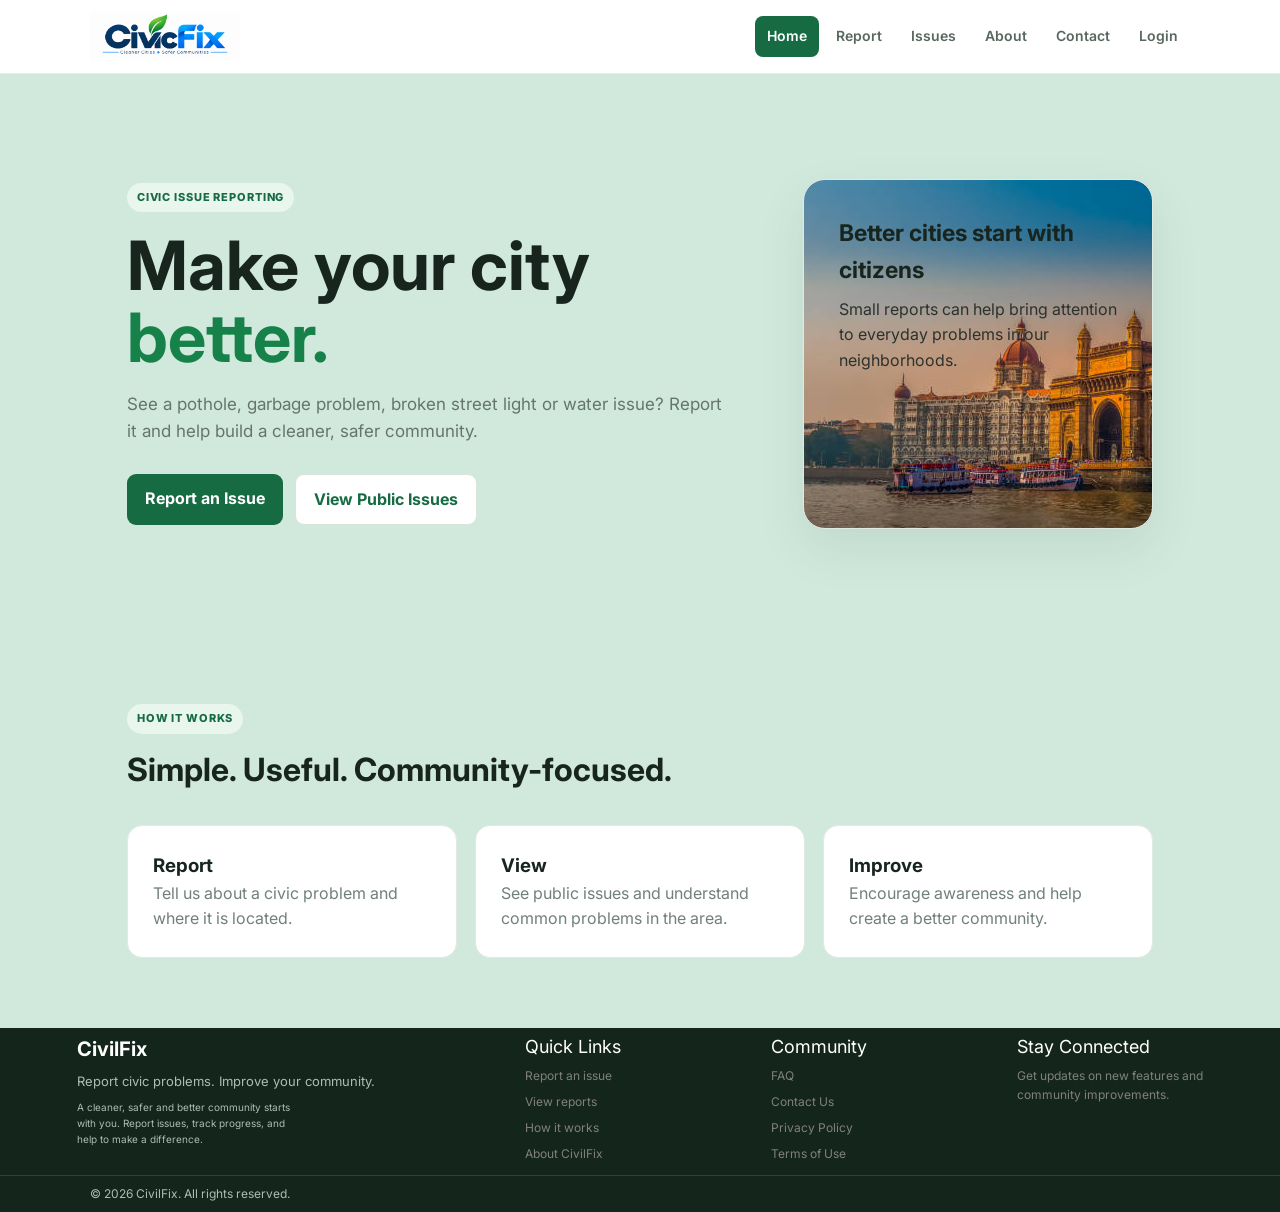
<file: index.html>
<!DOCTYPE html>
<html lang="en">

<head>
    <meta charset="UTF-8">
    <meta name="viewport" content="width=device-width, initial-scale=1.0">
    <title>Home | CivilFix</title>
    <link rel="stylesheet" href="style.css">
</head>

<body>
    <nav class="navbar">
        <a class="brand" href="index.html">
            <img src="civilfix-logo.png" alt="CivilFix">
        </a>
        <div class="navlinks">
            <a class="highlight" href="index.html">Home</a>
            <a href="report.html">Report</a>
            <a href="issues.html">Issues</a>
            <a href="about.html">About</a>
            <a href="contact.html">Contact</a>
            <a href="login.html">Login</a>
        </div>
    </nav>

    <section class="hero">
        <div class="hero-text">
            <span class="tag">CIVIC ISSUE REPORTING</span>
            <h1>Make your city <span>better.</span></h1>
            <p>See a pothole, garbage problem, broken street light or water issue? Report it and help build a cleaner,
                safer community.</p>
            <div class="buttons">
                <a class="button" href="report.html">Report an Issue</a>
                <a class="button light-button" href="issues.html">View Public Issues</a>
            </div>
        </div>
        <div class="hero-card">
            <h3>Better cities start with citizens</h3>
            <p>Small reports can help bring attention to everyday problems in our neighborhoods.</p>
        </div>
    </section>

    <section class="section">
        <div class="section-title">
            <span class="tag">HOW IT WORKS</span>
            <h2>Simple. Useful. Community-focused.</h2>
        </div>
        <div class="cards three">
            <div class="card">
                <h3>Report</h3>
                <p>Tell us about a civic problem and where it is located.</p>
            </div>
            <div class="card">
                <h3>View</h3>
                <p>See public issues and understand common problems in the area.</p>
            </div>
            <div class="card">
                <h3>Improve</h3>
                <p>Encourage awareness and help create a better community.</p>
            </div>
        </div>
    </section>
    <footer>
        <div class="footers">
            <div class="footer-brand">
                <strong>CivilFix</strong>
                <p>Report civic problems. Improve your community.</p>
                <p>
                    A cleaner, safer and better community starts<br>
                    with you. Report issues, track progress, and<br>
                    help to make a difference.
                </p>
            </div>

            <div class="footer-column">
                <p>Quick Links</p>

                <a href="report.html">Report an issue</a>
                <a href="issues.html">View reports</a>
                <a href="index.html">How it works</a>
                <a href="about.html">About CivilFix</a>
            </div>

            <div class="footer-column">
                <p>Community</p>

                <a href="about.html">FAQ</a>
                <a href="contact.html">Contact Us</a>
                <a href="about.html">Privacy Policy</a>
                <a href="about.html">Terms of Use</a>
            </div>

            <div class="footer-column">
                <p>Stay Connected</p>

                <span>
                    Get updates on new features and<br>
                    community improvements.
                </span>
            </div>

        </div>

        <div class="copyright">
            <p>&copy; 2026 CivilFix. All rights reserved.</p>
        </div>

    </footer>
</body>

</html>
</file>
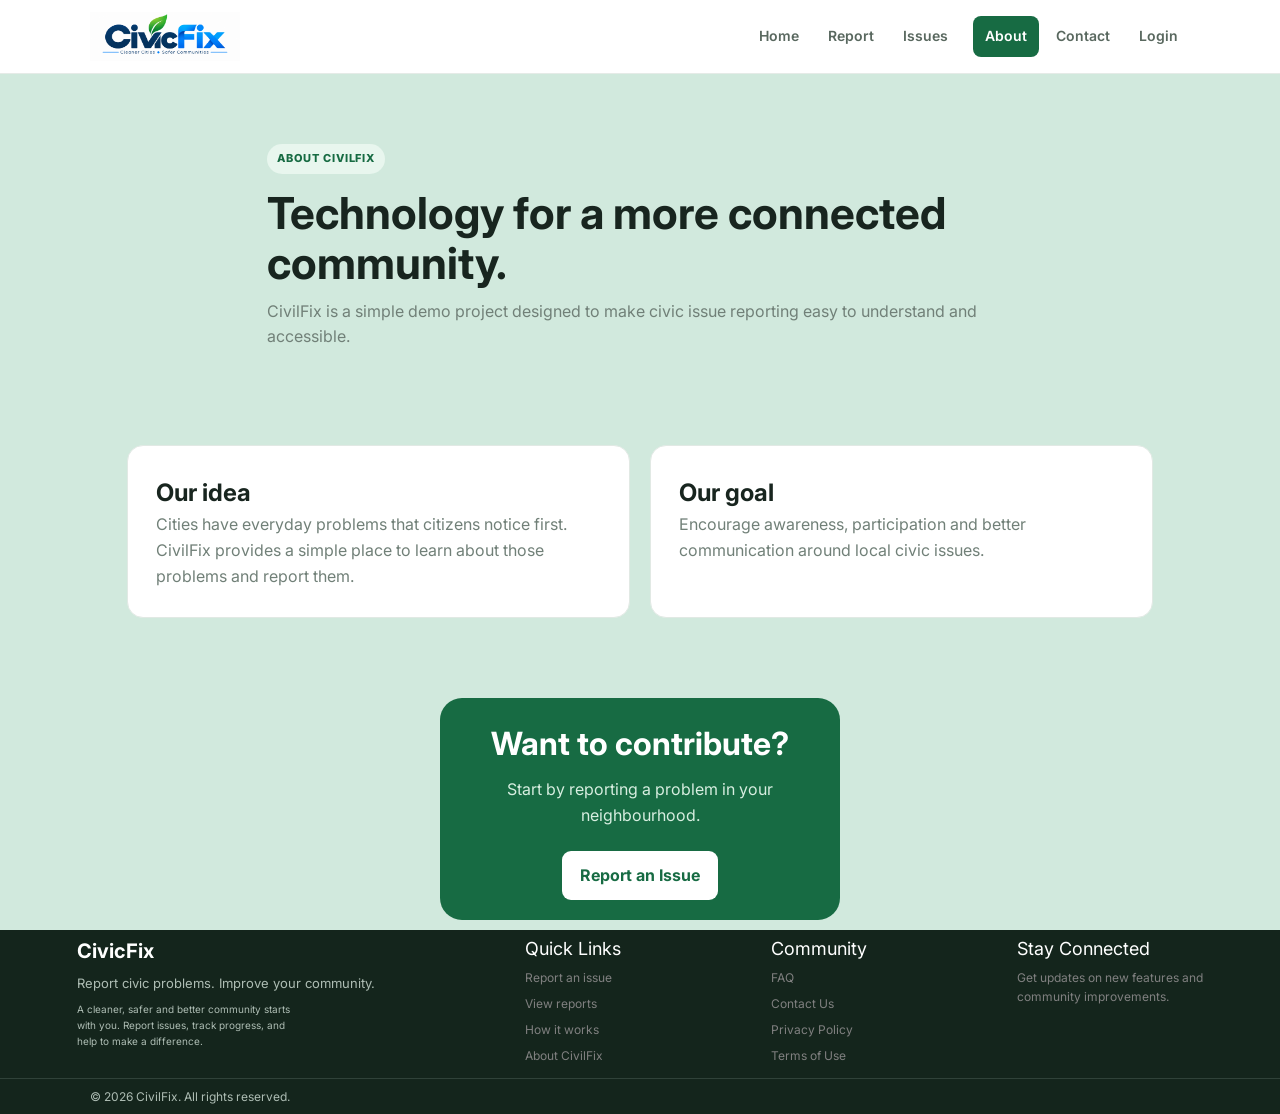
<file: about.html>
<!DOCTYPE html>
<html lang="en">
<head>
    <meta charset="UTF-8">
    <meta name="viewport" content="width=device-width, initial-scale=1.0">
    <title>About | CivilFix</title>
    <link rel="stylesheet" href="style.css">
</head>
<body>
    <nav class="navbar">
        <a class="brand" href="index.html">
            <img src="civilfix-logo.png" alt="CivilFix">
        </a>
        <div class="navlinks">
            <a href="index.html">Home</a>
            <a href="report.html">Report</a>
            <a href="issues.html">Issues</a>
            <a class="highlight" href="about.html">About</a>
            <a href="contact.html">Contact</a>
            <a href="login.html">Login</a>
        </div>
    </nav>

    <section class="page-header">
        <span class="tag">ABOUT CIVILFIX</span>
        <h1>Technology for a more connected community.</h1>
        <p>CivilFix is a simple demo project designed to make civic issue reporting easy to understand
            and accessible.</p>
    </section>
    <section class="section">
        <div class="about-box">
            <div>
                <h2>Our idea</h2>
                <p>Cities have everyday problems that citizens notice first.
                    CivilFix provides a simple place to learn about those problems and report them.</p>
            </div>
            <div>
                <h2>Our goal</h2>
                <p>Encourage awareness, participation and better communication
                    around local civic issues.</p>
            </div>
        </div>
    </section>
    <section class="cta">
        <h2>Want to contribute?</h2>
        <p>Start by reporting a problem in your neighbourhood.</p>
        <a class="button" href="report.html">Report an Issue</a>
    </section>

        <footer>
        <div class="footers">
            <div class="footer-brand">
                <strong>CivicFix</strong>
                <p>Report civic problems. Improve your community.</p>
                <p>
                    A cleaner, safer and better community starts<br>
                    with you. Report issues, track progress, and<br>
                    help to make a difference.
                </p>
            </div>

            <div class="footer-column">
                <p>Quick Links</p>

                <a href="report.html">Report an issue</a>
                <a href="issues.html">View reports</a>
                <a href="index.html">How it works</a>
                <a href="about.html">About CivilFix</a>
            </div>

            <div class="footer-column">
                <p>Community</p>

                <a href="about.html">FAQ</a>
                <a href="contact.html">Contact Us</a>
                <a href="about.html">Privacy Policy</a>
                <a href="about.html">Terms of Use</a>
            </div>

            <div class="footer-column">
                <p>Stay Connected</p>

                <span>
                    Get updates on new features and<br>
                    community improvements.
                </span>
            </div>

        </div>

        <div class="copyright">
            <p>&copy; 2026 CivilFix. All rights reserved.</p>
        </div>

    </footer>
</body>
</html>
</file>
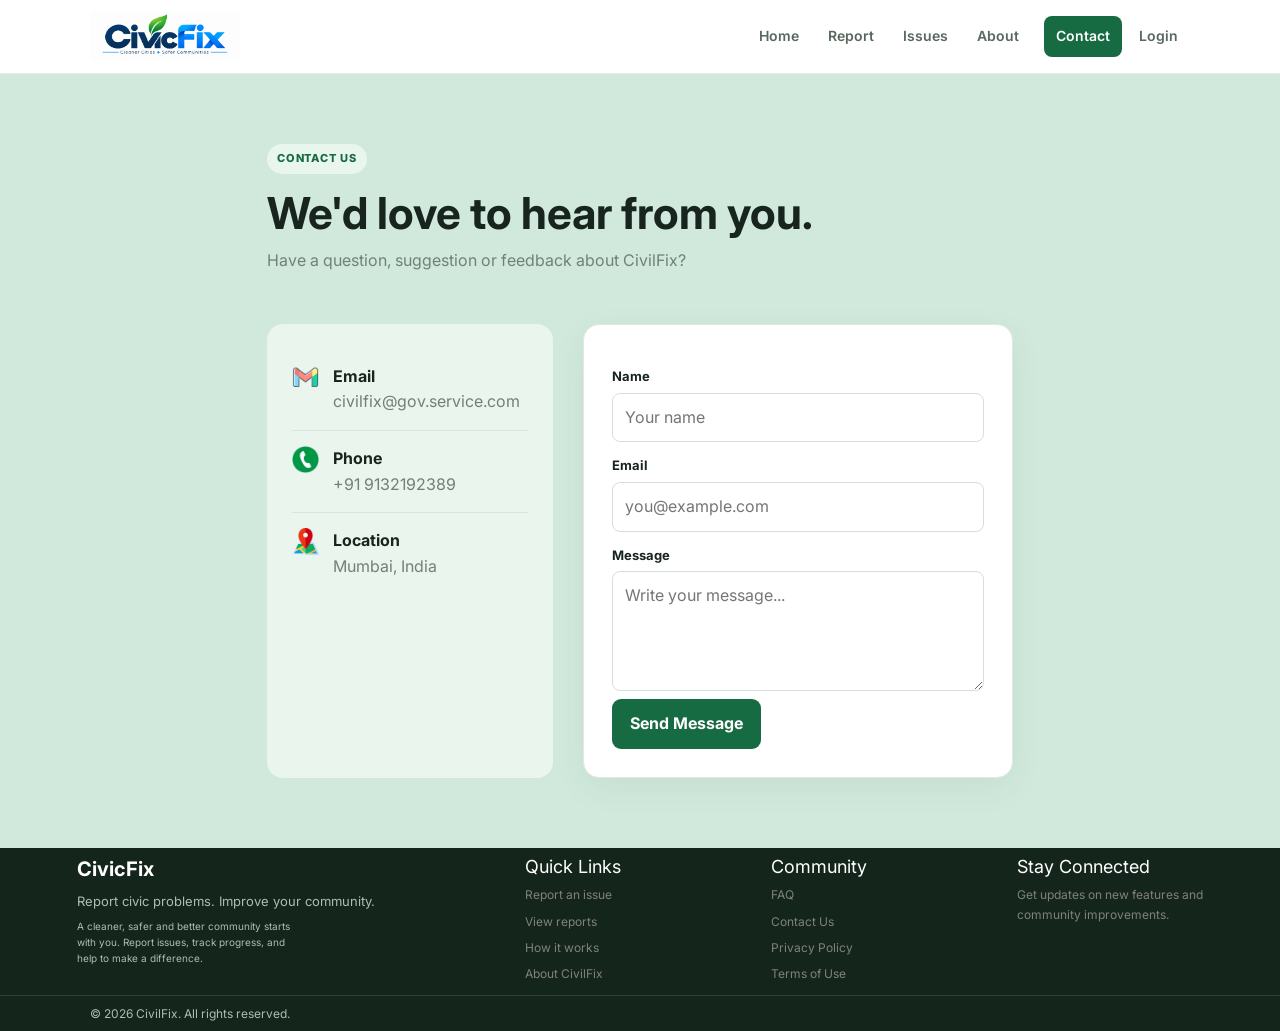
<file: contact.html>
<!DOCTYPE html>
<html lang="en">
<head>
    <meta charset="UTF-8">
    <meta name="viewport" content="width=device-width, initial-scale=1.0">
    <title>Contact | CivilFix</title>
    <link rel="stylesheet" href="style.css">
</head>
<body>
<nav class="navbar">
    <a class="brand" href="index.html">
        <img src="civilfix-logo.png" alt="CivilFix">
    </a>
    <div class="navlinks">
        <a href="index.html">Home</a>
        <a href="report.html">Report</a>
        <a href="issues.html">Issues</a>
        <a href="about.html">About</a>
        <a class="highlight" href="contact.html">Contact</a>
        <a href="login.html">Login</a>
    </div>
</nav>

<section class="page-header">
    <span class="tag">CONTACT US</span>
    <h1>We'd love to hear from you.</h1>
    <p>Have a question, suggestion or feedback about CivilFix?</p>
</section>
<section class="contact-grid">
    <div class="contact-info">
        <div class="contact-item"><span><img class="icons" src="email.png"></span><div><strong>Email</strong><p>civilfix@gov.service.com</p></div></div>
        <div class="contact-item"><span><img class="icons" src="mobile.png"></span><div><strong>Phone</strong><p>+91 9132192389</p></div></div>
        <div class="contact-item"><span><img class="icons" src="map.png"></span><div><strong>Location</strong><p>Mumbai, India</p></div></div>
    </div>
    <form class="form-card" action="user_save.php" method="POST">
        <input type="hidden" name="form_type" value="contact">
        <label>Name</label>
        <input type="text" name="name" required placeholder="Your name">
        <label>Email</label>
        <input type="email" name="email" required placeholder="you@example.com">
        <label>Message</label>
        <textarea name="message" required placeholder="Write your message..."></textarea>
        <button class="button" type="submit">Send Message</button>
    </form>
</section>

    <footer>
        <div class="footers">
            <div class="footer-brand">
                <strong>CivicFix</strong>
                <p>Report civic problems. Improve your community.</p>
                <p>
                    A cleaner, safer and better community starts<br>
                    with you. Report issues, track progress, and<br>
                    help to make a difference.
                </p>
            </div>

            <div class="footer-column">
                <p>Quick Links</p>

                <a href="report.html">Report an issue</a>
                <a href="issues.html">View reports</a>
                <a href="index.html">How it works</a>
                <a href="about.html">About CivilFix</a>
            </div>

            <div class="footer-column">
                <p>Community</p>

                <a href="about.html">FAQ</a>
                <a href="contact.html">Contact Us</a>
                <a href="about.html">Privacy Policy</a>
                <a href="about.html">Terms of Use</a>
            </div>

            <div class="footer-column">
                <p>Stay Connected</p>

                <span>
                    Get updates on new features and<br>
                    community improvements.
                </span>
            </div>

        </div>

        <div class="copyright">
            <p>&copy; 2026 CivilFix. All rights reserved.</p>
        </div>

    </footer>
<script src="script.js"></script>
</body>
</html>
</file>
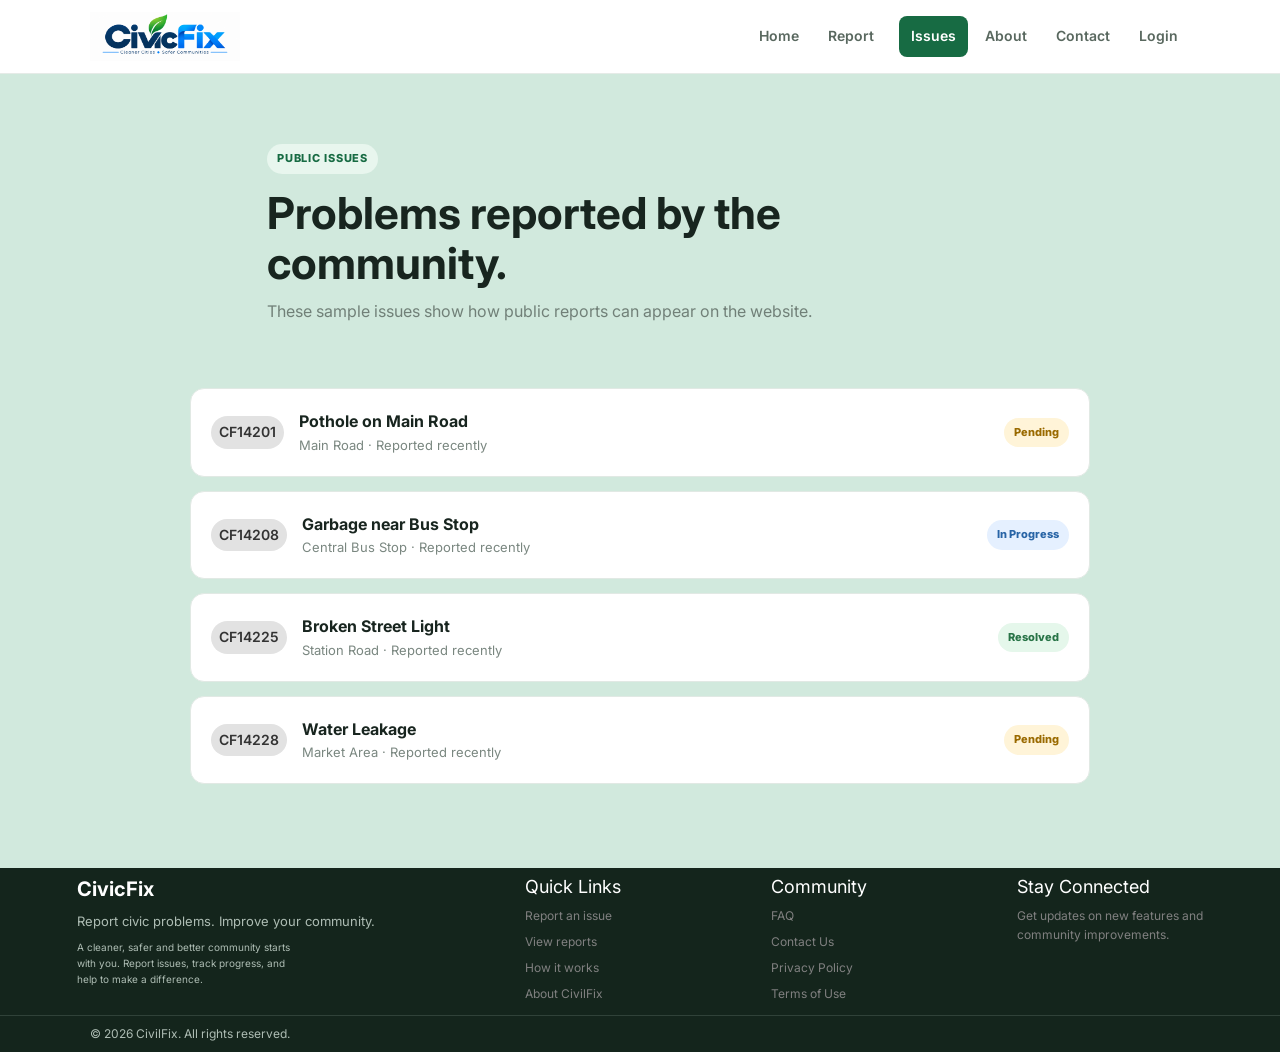
<file: issues.html>
<!DOCTYPE html>
<html lang="en">

<head>
    <meta charset="UTF-8">
    <meta name="viewport" content="width=device-width, initial-scale=1.0">
    <title>Public Issues | CivilFix</title>
    <link rel="stylesheet" href="style.css">
</head>

<body>
    <nav class="navbar">
        <a class="brand" href="index.html">
            <img src="civilfix-logo.png" alt="CivilFix">
        </a>
        <div class="navlinks">
            <a href="index.html">Home</a>
            <a href="report.html">Report</a>
            <a class="highlight" href="issues.html">Issues</a>
            <a href="about.html">About</a>
            <a href="contact.html">Contact</a>
            <a href="login.html">Login</a>
        </div>
    </nav>

    <section class="page-header">
        <span class="tag">PUBLIC ISSUES</span>
        <h1>Problems reported by the community.</h1>
        <p>These sample issues show how public reports can appear on the website.</p>
    </section>
    <section class="section issue-list">
        <div class="issue-row">
            <div class="cf-code" >CF14201</div>
            <div>
                <h3>Pothole on Main Road</h3>
                <p>Main Road · Reported recently</p>
            </div>
            <span class="status pending">Pending</span>
        </div>
        <div class="issue-row">
            <div class="cf-code" >CF14208</div>
            <div>
                <h3>Garbage near Bus Stop</h3>
                <p>Central Bus Stop · Reported recently</p>
            </div>
            <span class="status progress">In Progress</span>
        </div>
        <div class="issue-row">
            <div class="cf-code" >CF14225</div>
            <div>
                <h3>Broken Street Light</h3>
                <p>Station Road · Reported recently</p>
            </div>
            <span class="status resolved">Resolved</span>
        </div>
        <div class="issue-row">
            <div class="cf-code" >CF14228</div>
            <div>
                <h3>Water Leakage</h3>
                <p>Market Area · Reported recently</p>
            </div>
            <span class="status pending">Pending</span>
        </div>
    </section>

    <footer>
        <div class="footers">
            <div class="footer-brand">
                <strong>CivicFix</strong>
                <p>Report civic problems. Improve your community.</p>
                <p>
                    A cleaner, safer and better community starts<br>
                    with you. Report issues, track progress, and<br>
                    help to make a difference.
                </p>
            </div>

            <div class="footer-column">
                <p>Quick Links</p>

                <a href="report.html">Report an issue</a>
                <a href="issues.html">View reports</a>
                <a href="index.html">How it works</a>
                <a href="about.html">About CivilFix</a>
            </div>

            <div class="footer-column">
                <p>Community</p>

                <a href="about.html">FAQ</a>
                <a href="contact.html">Contact Us</a>
                <a href="about.html">Privacy Policy</a>
                <a href="about.html">Terms of Use</a>
            </div>

            <div class="footer-column">
                <p>Stay Connected</p>

                <span>
                    Get updates on new features and<br>
                    community improvements.
                </span>
            </div>

        </div>

        <div class="copyright">
            <p>&copy; 2026 CivilFix. All rights reserved.</p>
        </div>

    </footer>
</body>
</html>
</file>
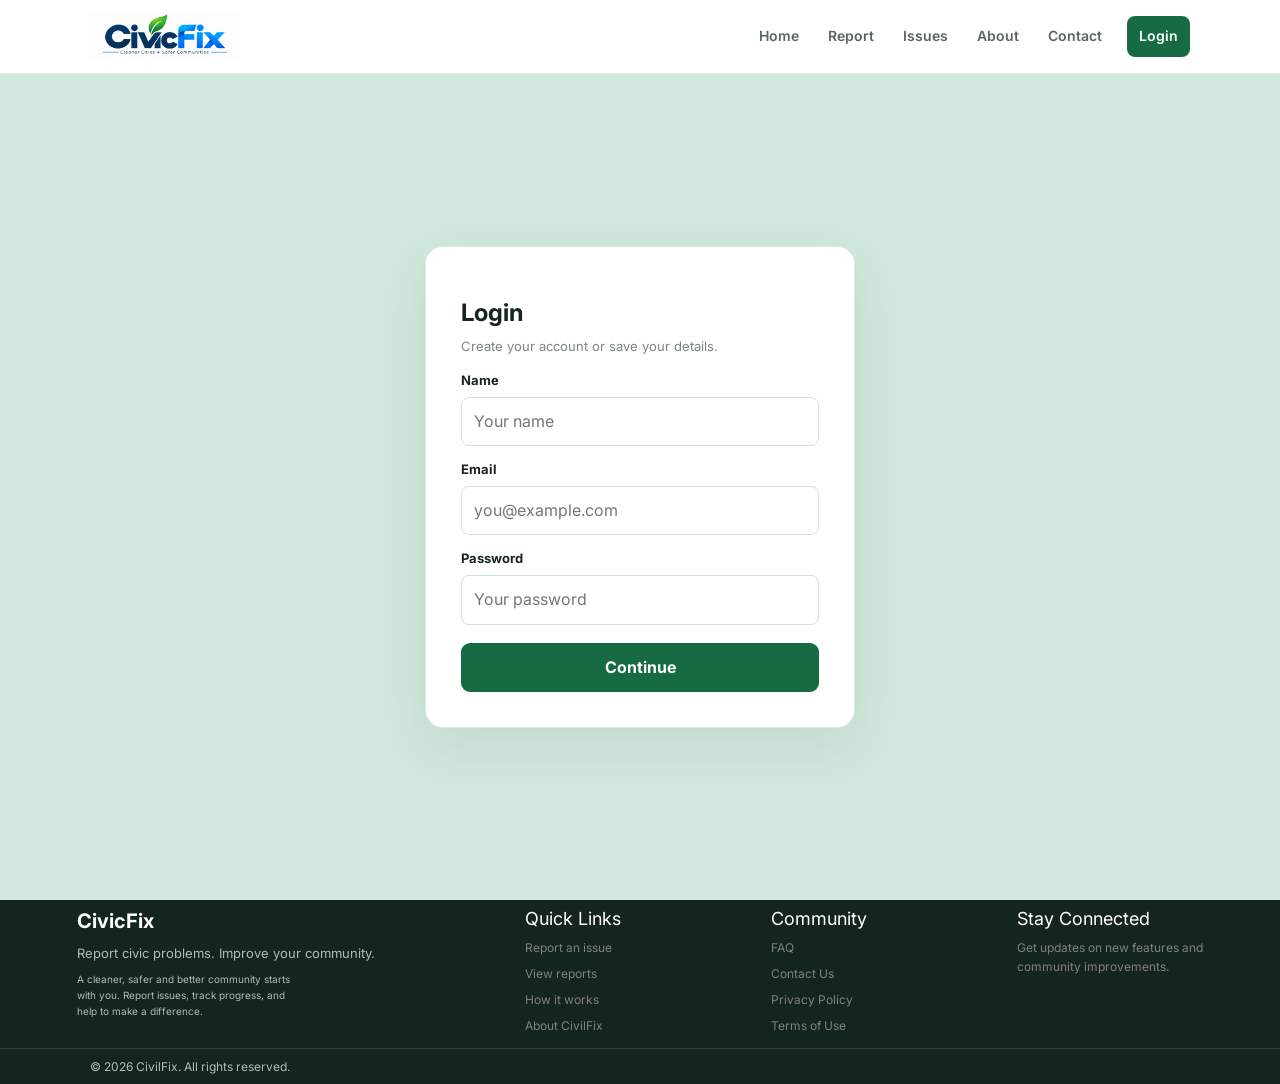
<file: login.html>
<!DOCTYPE html>
<html lang="en">
<head>
    <meta charset="UTF-8">
    <meta name="viewport" content="width=device-width, initial-scale=1.0">
    <title>Login | CivilFix</title>
    <link rel="stylesheet" href="style.css">
</head>

<body>
    <nav class="navbar">
        <a class="brand" href="index.html">
            <img src="civilfix-logo.png" alt="CivilFix">
        </a>
        <div class="navlinks">
            <a href="index.html">Home</a>
            <a href="report.html">Report</a>
            <a href="issues.html">Issues</a>
            <a href="about.html">About</a>
            <a href="contact.html">Contact</a>
            <a class="highlight" href="login.html">Login</a>
        </div>
    </nav>

    <section class="login-section">
        <div class="login-card">
            <h1>Login</h1>
            <p class="muted">Create your account or save your details.</p>
            <form action="user_save.php" method="POST">
                <input type="hidden" name="form_type" value="login">
                <label>Name</label>
                <input type="text" name="name" required placeholder="Your name">
                <label>Email</label>
                <input type="email" name="email" required placeholder="you@example.com">
                <label>Password</label>
                <input type="password" name="password" required placeholder="Your password">
                <button class="button full" type="submit">Continue</button>
            </form>
        </div>
    </section>

    <footer>
        <div class="footers">
            <div class="footer-brand">
                <strong>CivicFix</strong>
                <p>Report civic problems. Improve your community.</p>
                <p>
                    A cleaner, safer and better community starts<br>
                    with you. Report issues, track progress, and<br>
                    help to make a difference.
                </p>
            </div>

            <div class="footer-column">
                <p>Quick Links</p>

                <a href="report.html">Report an issue</a>
                <a href="issues.html">View reports</a>
                <a href="index.html">How it works</a>
                <a href="about.html">About CivilFix</a>
            </div>

            <div class="footer-column">
                <p>Community</p>

                <a href="about.html">FAQ</a>
                <a href="contact.html">Contact Us</a>
                <a href="about.html">Privacy Policy</a>
                <a href="about.html">Terms of Use</a>
            </div>

            <div class="footer-column">
                <p>Stay Connected</p>

                <span>
                    Get updates on new features and<br>
                    community improvements.
                </span>
            </div>

        </div>

        <div class="copyright">
            <p>&copy; 2026 CivilFix. All rights reserved.</p>
        </div>

    </footer>
</body>
</html>
</file>
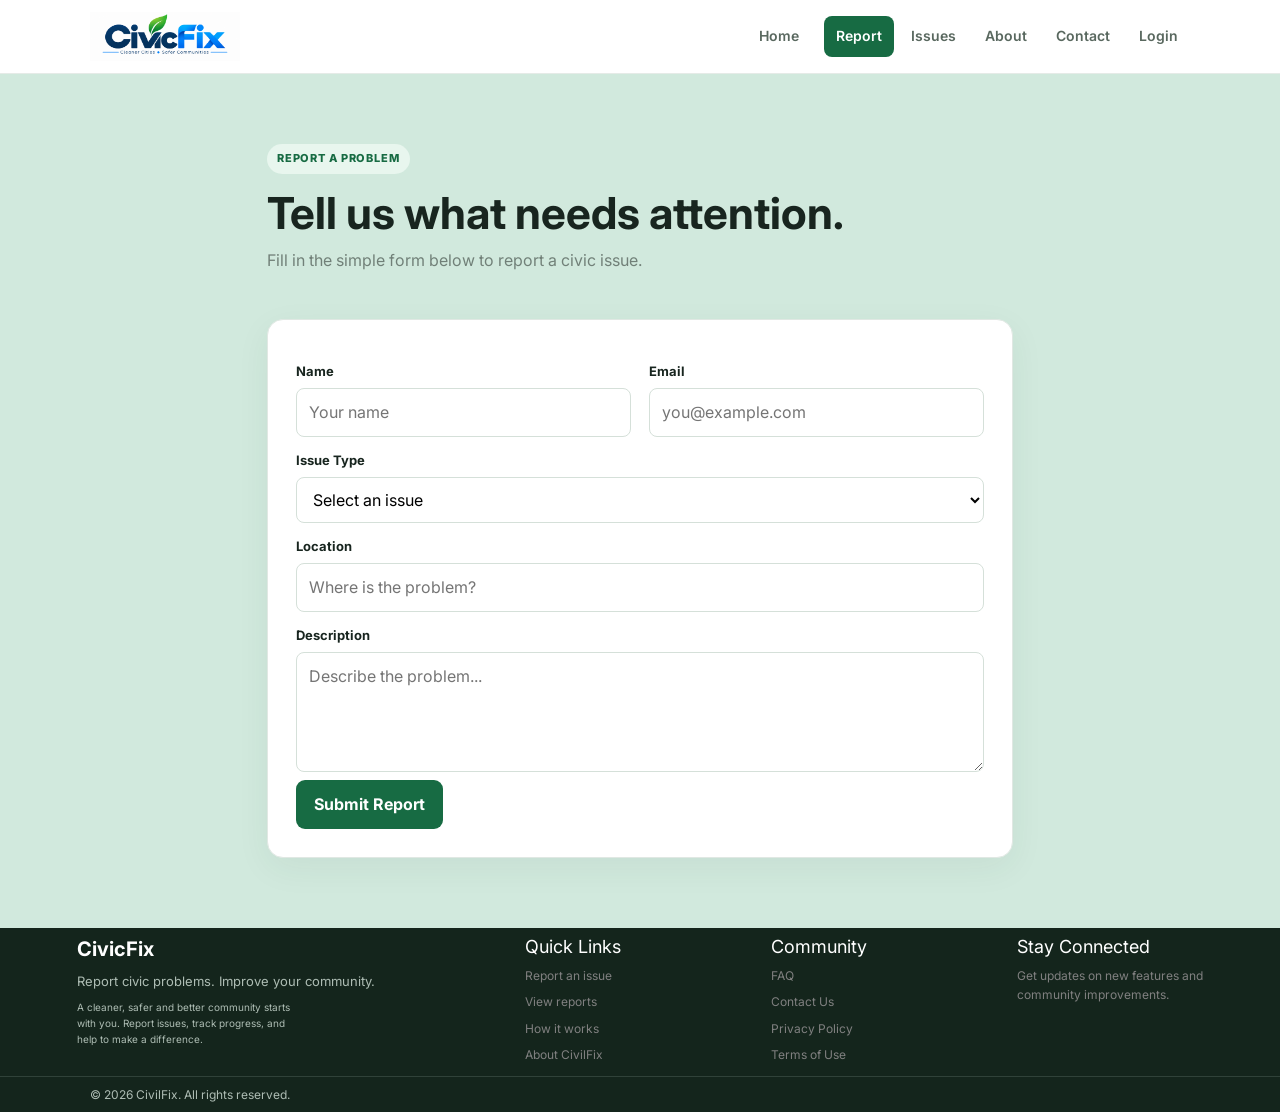
<file: report.html>
<!DOCTYPE html>
<html lang="en">
<head>
    <meta charset="UTF-8">
    <meta name="viewport" content="width=device-width, initial-scale=1.0">
    <title>Report Issue | CivilFix</title>
    <link rel="stylesheet" href="style.css">
</head>

<body>
    <nav class="navbar">
        <a class="brand" href="index.html">
            <img src="civilfix-logo.png" alt="CivilFix">
        </a>
        <div class="navlinks">
            <a href="index.html">Home</a>
            <a class="highlight" href="report.html">Report</a>
            <a href="issues.html">Issues</a>
            <a href="about.html">About</a>
            <a href="contact.html">Contact</a>
            <a href="login.html">Login</a>
        </div>
    </nav>

    <section class="page-header">
        <span class="tag">REPORT A PROBLEM</span>
        <h1>Tell us what needs attention.</h1>
        <p>Fill in the simple form below to report a civic issue.</p>
    </section>
    <section class="form-section">
        <form id="reportForm" class="form-card" action="user_save.php" method="POST">
            <input type="hidden" name="form_type" value="report">
            <div class="form-grid">
                <div>
                    <label>Name</label>
                    <input type="text" name="name" required placeholder="Your name">
                </div>
                <div>
                    <label>Email</label>
                    <input type="email" name="email" required placeholder="you@example.com">
                </div>
            </div>
            <label>Issue Type</label>
            <select name="issue" required>
                <option value="">Select an issue</option>
                <option value="Pothole">Pothole</option>
                <option value="Garbage">Garbage</option>
                <option value="Street Light">Street Light</option>
                <option value="Water">Water</option>
                <option value="Drainage">Drainage</option>
                <option value="Other">Other</option>
            </select>
            <label>Location</label>
            <input type="text" name="location" required placeholder="Where is the problem?">
            <label>Description</label>
            <textarea name="description" required placeholder="Describe the problem..."></textarea>
            <button class="button" type="submit">
                Submit Report
            </button>
            <p id="formMessage" class="success"></p>
        </form>
    </section>

    <footer>
        <div class="footers">
            <div class="footer-brand">
                <strong>CivicFix</strong>
                <p>Report civic problems. Improve your community.</p>
                <p>
                    A cleaner, safer and better community starts<br>
                    with you. Report issues, track progress, and<br>
                    help to make a difference.
                </p>
            </div>

            <div class="footer-column">
                <p>Quick Links</p>

                <a href="report.html">Report an issue</a>
                <a href="issues.html">View reports</a>
                <a href="index.html">How it works</a>
                <a href="about.html">About CivilFix</a>
            </div>

            <div class="footer-column">
                <p>Community</p>

                <a href="about.html">FAQ</a>
                <a href="contact.html">Contact Us</a>
                <a href="about.html">Privacy Policy</a>
                <a href="about.html">Terms of Use</a>
            </div>

            <div class="footer-column">
                <p>Stay Connected</p>

                <span>
                    Get updates on new features and<br>
                    community improvements.
                </span>
            </div>

        </div>

        <div class="copyright">
            <p>&copy; 2026 CivilFix. All rights reserved.</p>
        </div>

    </footer>
    <script src="script.js"></script>
</body>
</html>
</file>
<file: style.css>
@import url('https://fonts.googleapis.com/css2?family=Inter:wght@400;500;600;700;800&display=swap');

* {
    margin: 0;
    padding: 0;
    box-sizing: border-box;
}

body {
    font-family: Inter, Arial, sans-serif;
    background: #d1e9dd;
    color: #18251f;
    line-height: 1.6;
}

a {
    text-decoration: none;
}

.icons {
     width:27px;
}   

.cf-code {
    display: inline-block;
    border-radius: 20px;
    padding: 5px 8px;
    background: #e2e2e2;
    color: #333;
    font-size: 14px;
    font-weight: 600;
}

.navbar {
    height: 74px;
    background: rgb(255, 255, 255);
    border-bottom: 1px solid #e5ebe7;
    display: flex;
    align-items: center;
    justify-content: space-between;
    padding: 0 7%;
    position: sticky;
    top: 0;
    z-index: 10;
}

.brand {
    display: flex;
    align-items: center;
    gap: 9px;
    font-size: 20px;
    font-weight: 800;
    color: #176b43;
}

.brand img {
    width: 150px;
    height: 150px;
    object-fit: contain;
}

.navlinks {
    display: flex;
    align-items: center;
    gap: 5px;
}

.navlinks a {
    padding: 9px 12px;
    border-radius: 8px;
    font-size: 14px;
    font-weight: 600;
    color: #59685f;
}

.navlinks a:hover {
    background: #edf7f1;
    color: #176b43;
}

.navlinks .highlight {
    background: #176b43;
    color: white;
    margin-left: 8px;
}

.navlinks .highlight:hover {
    background: #125735;
    color: white;
}

.hero {
    max-width: 1180px;
    min-height: 560px;
    margin: auto;
    padding: 80px 6%;
    display: grid;
    grid-template-columns: 1.4fr .8fr;
    align-items: center;
    gap: 70px;
}

.tag {
    display: inline-block;
    color: #176b43;
    background: #e8f6ee;
    padding: 6px 10px;
    border-radius: 20px;
    font-size: 11px;
    font-weight: 800;
    letter-spacing: .08em;
}

.hero h1 {
    font-size: clamp(42px, 6vw, 68px);
    line-height: 1.05;
    margin: 18px 0;
}

.hero h1 span {
    color: #16824a;
}

.hero-text>p {
    max-width: 650px;
    color: #66756c;
    font-size: 17px;
}

.buttons {
    display: flex;
    gap: 12px;
    margin-top: 28px;
}

.button {
    display: inline-block;
    border: none;
    background: #176b43;
    color: white;
    padding: 12px 18px;
    border-radius: 9px;
    font: inherit;
    font-weight: 700;
    cursor: pointer;
}

.button:hover {
    background: #125735;
}

.light-button {
    background: white;
    color: #176b43;
    border: 1px solid #d8e5dd;
}

.light-button:hover {
    background: #edf7f1;
    color: #176b43;
}

.hero-card {
    background: white;
    border: 1px solid #e0e9e3;
    border-radius: 22px;
    padding: 35px;
    box-shadow: 0 20px 50px rgba(28, 67, 47, .09);
    background-image : url(front_page.jpeg);
    height: 350px;
    width: 350px;
}

.hero-icon {
    font-size: 52px;
    margin-bottom: 20px;
}

.hero-card h3 {
    font-size: 23px;
    margin-bottom: 8px;
}

.hero-card p{
    color:#2c312e;
}

.card p,
.page-header p,
.about-box p,
.contact-item p {
    color: #718078;
}

.section {
    max-width: 1180px;
    margin: auto;
    padding: 70px 6%;
}

.section-title {
    margin-bottom: 30px;
}

.section-title h2 {
    font-size: 32px;
    margin-top: 10px;
}

.cards {
    display: grid;
    gap: 18px;
}

.cards.three {
    grid-template-columns: repeat(3, 1fr);
}

.card {
    background: white;
    border: 1px solid #e1e9e4;
    border-radius: 15px;
    padding: 25px;
}

.icon {
    font-size: 28px;
    margin-bottom: 12px;
}

.cta {
    margin: 10px auto;
    max-width: 400px;
    text-align: center;
    background: #176b43;
    color: white;
    padding: 20px;
    border-radius: 22px;
}

.cta h2 {
    font-size: 32px;
}

.cta p {
    color: #d7eee0;
    margin: 8px 0 22px;
}

.cta .button {
    background: white;
    color: #176b43;
}

.page-header {
    max-width: 900px;
    margin: auto;
    padding: 70px 6% 25px;
}

.page-header h1 {
    font-size: 44px;
    line-height: 1.15;
    margin: 14px 0 10px;
}

.form-section {
    max-width: 900px;
    margin: auto;
    padding: 20px 6% 70px;
}

.form-card {
    background: white;
    border: 1px solid #e0e8e3;
    border-radius: 16px;
    padding: 28px;
    box-shadow: 0 10px 35px rgba(28, 67, 47, .06);
}

.form-grid {
    display: grid;
    grid-template-columns: 1fr 1fr;
    gap: 18px;
}

label {
    display: block;
    font-size: 13px;
    font-weight: 700;
    margin: 13px 0 6px;
}

input,
select,
textarea {
    width: 100%;
    border: 1px solid #d5e0d9;
    border-radius: 8px;
    padding: 11px 12px;
    font: inherit;
    background: white;
}

textarea {
    min-height: 120px;
    resize: vertical;
}

input:focus,
select:focus,
textarea:focus {
    outline: 2px solid #bfe3cc;
    border-color: #5ba77a;
}



.issue-list {
    padding-top: 25px;
}

.issue-row {
    max-width: 900px;
    margin: 14px auto;
    padding: 20px;
    background: white;
    border: 1px solid #e1e9e4;
    border-radius: 14px;
    display: flex;
    align-items: center;
    gap: 15px;
}

.issue-row>div:nth-child(2) {
    flex: 1;
}

.issue-symbol {
    font-size: 30px;
}

.issue-row h3 {
    font-size: 16px;
}

.issue-row p {
    color: #7a8780;
    font-size: 13px;
}

.status {
    padding: 6px 10px;
    border-radius: 20px;
    font-size: 11px;
    font-weight: 800;
}

.pending {
    background: #fff4d8;
    color: #9a6a00;
}

.progress {
    background: #e5f0ff;
    color: #2864a6;
}

.resolved {
    background: #e5f7eb;
    color: #287447;
}

.about-box {
    display: grid;
    grid-template-columns: 1fr 1fr;
    gap: 20px;
}

.about-box>div {
    background: white;
    border: 1px solid #e1e9e4;
    border-radius: 16px;
    padding: 28px;
}

.contact-grid {
    max-width: 900px;
    margin: auto;
    padding: 25px 6% 70px;
    display: grid;
    grid-template-columns: .8fr 1.2fr;
    gap: 30px;
}

.contact-info {
    background: #eaf5ee;
    border-radius: 16px;
    padding: 25px;
}

.contact-item {
    display: flex;
    gap: 14px;
    padding: 15px 0;
    border-bottom: 1px solid #d6e8dc;
}

.contact-item:last-child {
    border-bottom: 0;
}

.contact-item span {
    font-size: 24px;
}

.login-section {
    min-height: calc(100vh - 74px);
    display: flex;
    justify-content: center;
    align-items: center;
    padding: 50px 20px;
}

.login-card {
    width: 100%;
    max-width: 430px;
    background: white;
    border: 1px solid #e0e8e3;
    border-radius: 18px;
    padding: 35px;
    box-shadow: 0 18px 50px rgba(28, 67, 47, .09);
}

.login-card h1 {
    margin: 12px 0 4px;
}

.muted {
    color: #7a8780;
    font-size: 13px;
}

.full {
    width: 100%;
    margin-top: 18px;
}

footer {
    background: #14251c;
    color: white;
}

.footers {
    background: #14251c;
    color: white;
    padding: 5px 6%;
    display: flex;
    justify-content: space-between;
    gap: 40px;
}

.footers p {
    color: #aebdb4;
    font-size: 13px;
}

.footer-brand strong {
    font-size: 20px;
    color: white;
}

.footer-brand p:first-of-type {
    margin-top: 6px;
}

.footer-brand p:last-of-type {
    font-size: 10px;
    line-height: 1.6;
    margin-top: 7px;
}

.footer-column > p {
    font-size: 18px;
    color: white;
    margin-top: 0;
    margin-bottom: 4px;
}

.footer-column a {
    display: block;
    color: grey;
    font-size: 12px;
    text-decoration: none;
    margin-bottom: 7px;
}

.footer-column a:hover {
    color: white;
}


.footer-column span {
    display: inline-block;
    color: grey;
    font-size: 12px;
    line-height: 1.6;
}


.copyright {
    border-top: 1px solid #304239;
    padding: 8px 7%;
}

.copyright p {
    margin: 0;
    color: #aebdb4;
    font-size: 12px;
}
/* submit page css */
.success-body {
    background-color: #FDFDF4;
    font-family: Arial, sans-serif;
}

.output-page {
    display: flex;
    align-items: center;
    justify-content: center;
    flex-direction: column;
    margin-top : 30px;
}

.home-btn {
    text-decoration: none;
    border: none;
    border-radius: 20px;
    background-color: #22C55E;
    color: white;
    padding: 10px 20px;
}

.home-btn:hover {
    background-color: #16A34A;
}

.submit-text {
    font-weight: 500;
    font-size: 18px;
    color: #166534;
    margin : 10px
}
</file>
